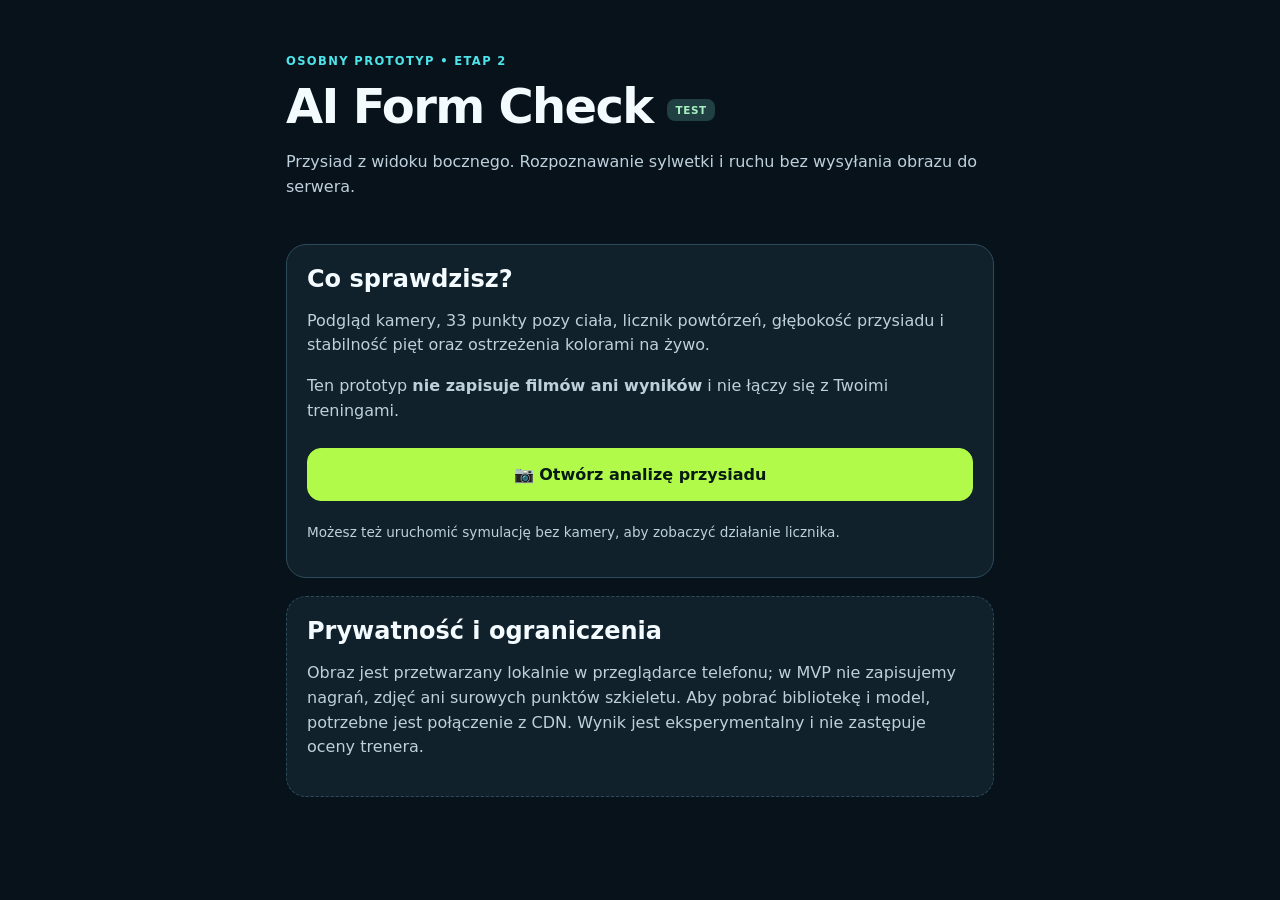
<file: index.html>
<!doctype html>
<html lang="pl"><head><meta charset="utf-8"><meta name="viewport" content="width=device-width,initial-scale=1"><meta name="robots" content="noindex,nofollow"><meta http-equiv="refresh" content="0;url=./formcheck/demo.html"><title>AI Form Check — test</title><style>body{font-family:system-ui;background:#07121b;color:#eaf7ff;display:grid;min-height:90vh;place-content:center;text-align:center}a{color:#b2fa4a}</style></head><body><main><h1>AI Form Check — prototyp</h1><a href="./formcheck/demo.html">Otwórz test kamery</a></main></body></html>
</file>
<file: formcheck.css>
:root{font-family:system-ui,-apple-system,BlinkMacSystemFont,"Segoe UI",sans-serif;color:#f3fbff;background:#07121b;color-scheme:dark}*{box-sizing:border-box}body{margin:0;background:#07121b;color:#f3fbff}h1,h2,h3{color:#f3fbff}button{font:inherit;cursor:pointer}button:focus-visible{outline:3px solid #b2fa4a;outline-offset:3px}
/* Stage 2: standalone Form Check demo. All styles scoped to .fc-* or #fcOverlay. */
.fc-demo{max-width:740px;margin:0 auto;padding:clamp(20px,4vw,32px) 16px 70px}
.fc-hero{padding:22px 0 10px}
.fc-hero h1{font-size:clamp(2rem,7vw,3rem);letter-spacing:-.035em;margin:10px 0}
.fc-hero p,.fc-card p{color:#bed0db;line-height:1.55}
.fc-kicker{display:block;font-weight:800;font-size:.72rem;letter-spacing:.12em;color:#4fe4ea}
.fc-test{background:#214044;color:#a6f1bf;padding:5px 8px;border-radius:8px;font-size:.65rem;vertical-align:middle;letter-spacing:.06em}
.fc-card{border:1px solid #2e4b5b;border-radius:20px;padding:20px;margin-top:18px;background:#10212c}
.fc-card h2{margin:0 0 9px}
.fc-primary,.fc-secondary{width:100%;min-height:53px;border-radius:14px;padding:13px 17px;margin:8px 0;font-weight:850}
.fc-primary{background:#b2fa4a!important;color:#071b13!important;border:1px solid #b2fa4a}
.fc-secondary{background:#16313d!important;color:#e1f5fc!important;border:1px solid #416577!important}
.fc-muted{font-size:.85rem;color:#adbdcb;line-height:1.5}
#fcOverlay[hidden],#fcInitial[hidden],#fcLive[hidden],#fcResult[hidden],
#fcSimBadge[hidden],#fcDebug[hidden]{display:none!important}
.fc-overlay{position:fixed;inset:0;z-index:400;background:#07121b;color:#f3fbff;overflow:auto;overscroll-behavior:contain}
body.fc-open{overflow:hidden}
.fc-shell{min-height:100dvh;max-width:780px;margin:0 auto;padding:env(safe-area-inset-top) max(15px,env(safe-area-inset-right)) max(22px,env(safe-area-inset-bottom)) max(15px,env(safe-area-inset-left))}
.fc-head{position:sticky;top:0;z-index:9;display:flex;align-items:center;justify-content:space-between;gap:12px;padding:13px 0 12px;background:#07121b;border-bottom:1px solid #274250}
.fc-head>div{min-width:0;display:flex;flex-direction:column;gap:3px}
.fc-head small{font-size:.64rem;letter-spacing:.07em;color:#5ee5ee;font-weight:800}
.fc-head strong{font-size:1.12rem}
.fc-close{width:44px;min-width:44px;height:44px;border-radius:12px;color:#fff!important;background:#274253!important}
.fc-intro,.fc-result{padding:20px 2px}
.fc-intro h2,.fc-result h2{font-size:1.65rem;margin:8px 0 14px}
.fc-intro p{color:#c1d2dc;line-height:1.58}
.fc-load{padding:10px 0;color:#bbced8}
.fc-load p{margin:8px 0;font-size:.84rem}
.fc-load progress{display:block;width:100%;height:12px;accent-color:#b2fa4a}
.fc-load span{display:block;font-size:.78rem;margin-top:7px}
.fc-live{display:flex;flex-direction:column;align-items:stretch;padding:13px 0}
.fc-stage-wrap{display:flex;justify-content:center;width:100%;max-height:65dvh}
.fc-stage{position:relative;background:#091b29;width:auto;max-width:100%;height:auto;max-height:65dvh;overflow:hidden;border:1px solid #34546a;border-radius:20px;aspect-ratio:9 / 16;min-width:min(100%,260px)}
.fc-stage video,.fc-stage canvas{position:absolute;inset:0;display:block;width:100%;height:100%;object-fit:contain}
.fc-stage canvas{pointer-events:none}
.fc-rep-number{position:absolute;top:12px;left:12px;background:#071827d9;border:1px solid #385e65;border-radius:14px;padding:9px 14px;min-width:104px}
.fc-rep-number small{display:block;font-size:.62rem;color:#c4e2ec;font-weight:800;letter-spacing:.08em}
.fc-rep-number strong{font-size:clamp(3rem,12vw,5rem);color:#b2fa4a;line-height:1.1;font-variant-numeric:tabular-nums}
.fc-angle{position:absolute;top:12px;right:12px;background:#071827dc;border-radius:12px;padding:8px;color:#c3dce6;font-size:.7rem}
.fc-angle strong{display:block;font-size:1.6rem;color:#fff}
.fc-sim-badge{position:absolute;bottom:10px;left:10px;right:10px;font-size:.66rem;text-align:center;background:#2e3954c9;padding:6px;border-radius:8px;letter-spacing:.05em}
.fc-live-status{text-align:center;color:#fff!important;font-size:1.08rem;font-weight:800;margin:13px 0 4px}
.fc-advice{text-align:center;color:#9ce6cb!important;font-size:.9rem;min-height:1.3em;margin:4px 0 6px}
.fc-debug{font-family:monospace;color:#b2fa4a;font-size:.7rem;text-align:center}
.fc-stop{margin-top:10px}
.fc-score{display:flex;align-items:center;flex-direction:column;justify-content:center;border-radius:18px;background:#153342;border:1px solid #31626b;padding:22px;margin:18px 0}
.fc-score strong{font-size:clamp(3.8rem,14vw,6rem);color:#b2fa4a;line-height:1}
.fc-score span{font-size:.8rem;margin-top:7px;color:#b5d6e1}
.fc-result-grid{display:grid;grid-template-columns:1fr 1fr;gap:10px;margin:18px 0}
.fc-result-grid>div{background:#172a37;border-radius:14px;padding:14px;text-align:center}
.fc-result-grid small{display:block;color:#adc8d8;font-size:.75rem}
.fc-result-grid strong{display:block;font-size:2rem;color:#fff}
.fc-check{padding:13px 10px;border-bottom:1px solid #345062;display:flex;justify-content:space-between;gap:10px;font-size:.84rem}
.fc-check strong{font-size:.87rem}
.fc-check span{color:#a9efd7;text-align:right}
.fc-privacy{border-style:dashed}
@media(max-width:420px){.fc-card{padding:15px}.fc-head strong{font-size:.99rem}.fc-stage-wrap{max-height:58dvh}.fc-stage{max-height:58dvh}.fc-check{flex-direction:column;gap:5px}.fc-rep-number strong{font-size:3.6rem}}
@media(orientation:landscape) and (max-height:550px){.fc-stage-wrap,.fc-stage{max-height:58vh}.fc-rep-number strong{font-size:2.6rem}}
@media(prefers-reduced-motion:reduce){.fc-overlay *{transition:none!important;animation:none!important}}

/* Real-time, conservative on-camera feedback for knee depth and heel movement. */
.fc-stage[data-level="error"]{border-color:#ff5268;box-shadow:0 0 0 2px rgba(255,82,104,.35)}
.fc-stage[data-level="warn"]{border-color:#ffcd66}
.fc-stage[data-level="ok"]{border-color:#47dd9e}
.fc-camera-checks{position:absolute;bottom:10px;left:10px;right:10px;display:flex;gap:7px;flex-wrap:wrap;justify-content:center;pointer-events:none}
.fc-camera-chip{padding:8px 10px;border-radius:10px;font-weight:850;font-size:clamp(.75rem,2.7vw,.96rem);background:#1d3343e8;color:#cbdde8;border:1px solid #536775;text-shadow:0 1px 0 #001;box-shadow:0 1px 8px #0007}
.fc-camera-chip[data-state="ok"]{background:#123c30ef;color:#98ffd0;border-color:#35bc88}
.fc-camera-chip[data-state="warn"]{background:#4e381aec;color:#ffe1a0;border-color:#ffcd66}
.fc-camera-chip[data-state="error"]{background:#62212eea;color:#fff0f1;border-color:#ff596c}
.fc-sim-badge{bottom:auto;top:88px}
.fc-live-status[data-level="error"]{color:#ff6175!important}
.fc-live-status[data-level="warn"]{color:#ffcd66!important}
.fc-live-status[data-level="ok"]{color:#8df6be!important}
.fc-legend{display:flex;gap:8px 12px;flex-wrap:wrap;justify-content:center;margin:8px 0 12px;font-size:.73rem;color:#b4cad5}
.fc-legend span{display:flex;align-items:center;gap:5px}
.fc-dot{display:inline-block;width:10px;height:10px;border-radius:50%;background:#688092}
.fc-dot-good{background:#48f0a5}.fc-dot-warn{background:#ffcd66}.fc-dot-bad{background:#ff4f64}.fc-dot-unknown{background:#688092}
.fc-sim-options{display:grid;grid-template-columns:1fr 1fr;gap:9px}
.fc-sim-options button{font-size:.82rem;min-height:48px;line-height:1.2}
@media(max-width:365px){.fc-camera-chip{padding:6px 8px;font-size:.73rem}.fc-camera-checks{gap:5px}.fc-sim-options{grid-template-columns:1fr}}

/* Stage 3 — camera framing and on-device calibration instructions. */
.fc-calibration{margin:12px 0 7px;padding:12px 13px;border:1px solid #42677b;border-radius:14px;background:#173041;color:#e1f8ff}
.fc-calibration-head{display:flex;justify-content:space-between;align-items:flex-start;gap:8px;flex-wrap:wrap}
.fc-calibration-head strong{white-space:nowrap;font-size:.85rem}
.fc-calibration-head span{flex:1;min-width:160px;font-size:.81rem;text-align:right;line-height:1.3}
.fc-calibration progress{display:block;width:100%;height:9px;margin-top:10px;accent-color:#b2fa4a}
.fc-calibration[data-status="reposition"]{border-color:#ffcd66;background:#483520}
.fc-calibration[data-status="reposition"] progress{accent-color:#ffcd66}
#fcCalibration[hidden]{display:none!important}
@media(max-width:400px){.fc-calibration-head span{text-align:left}}
</file>
